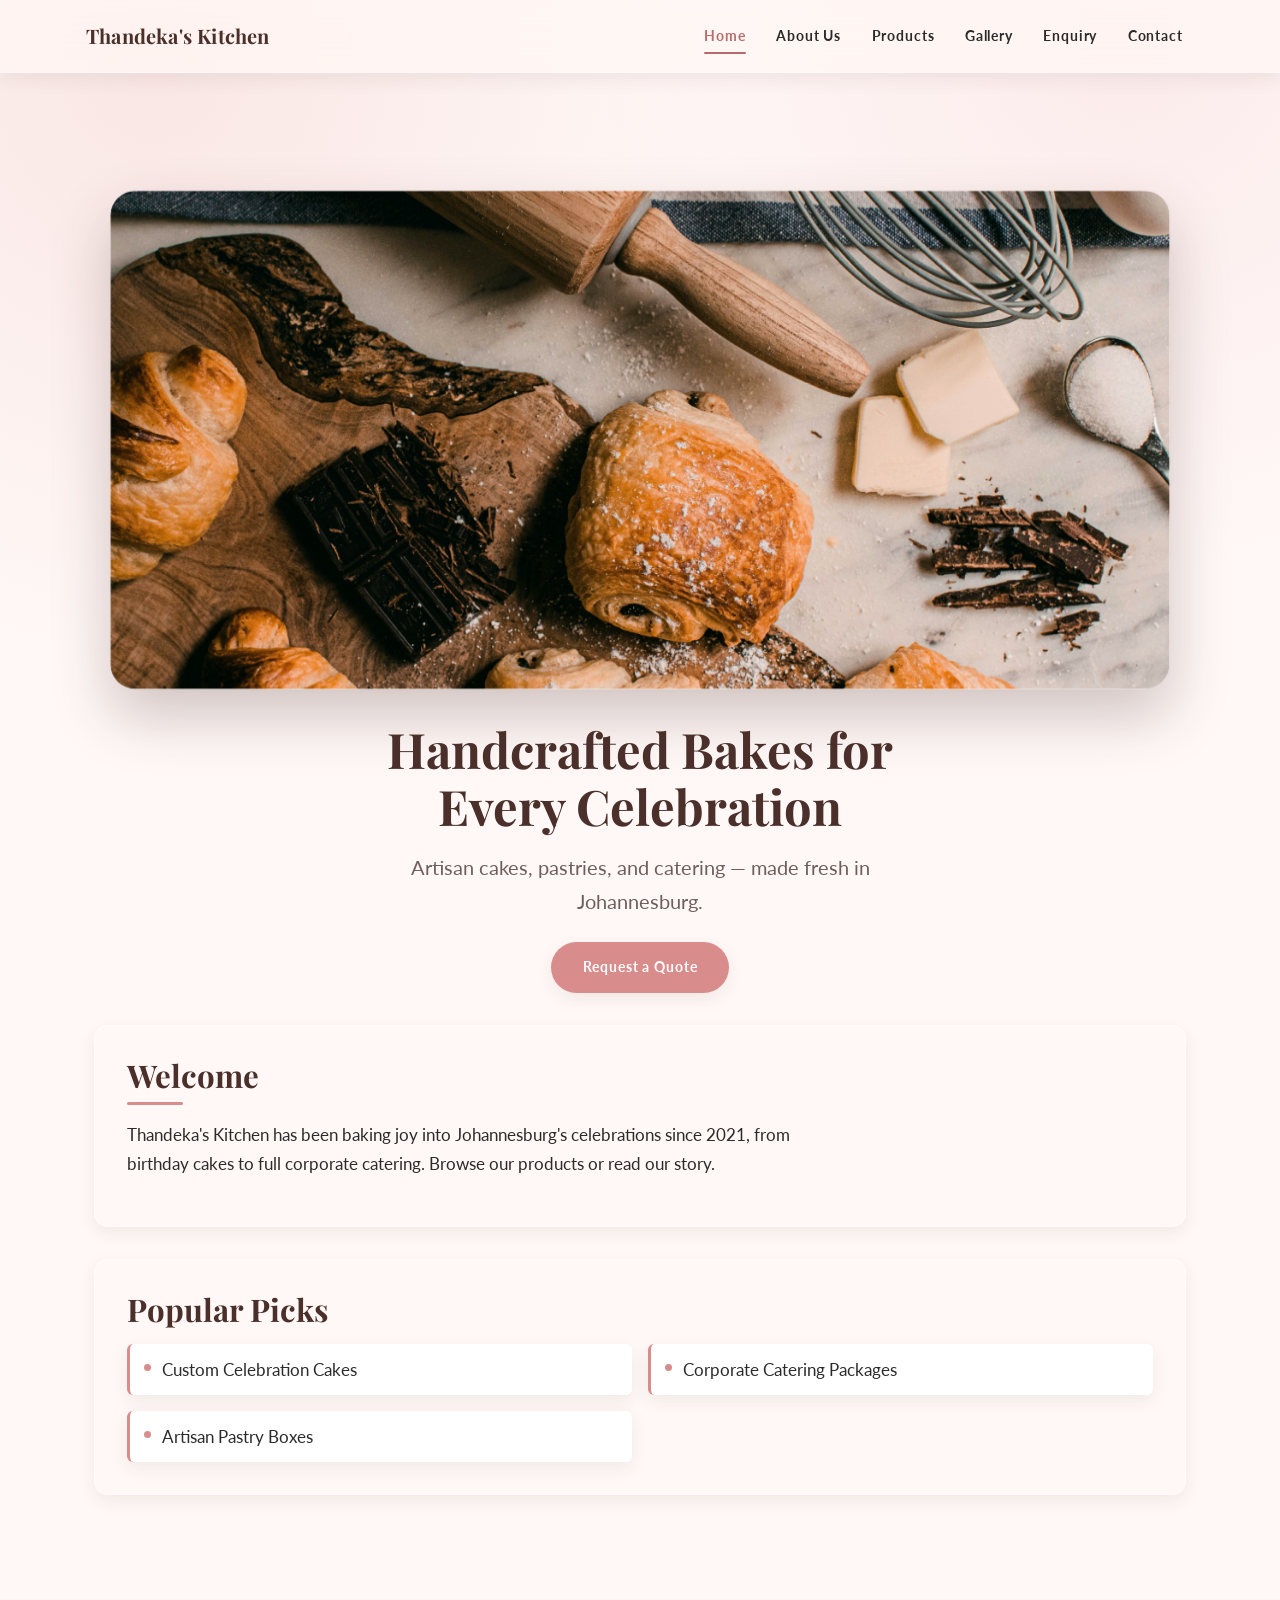
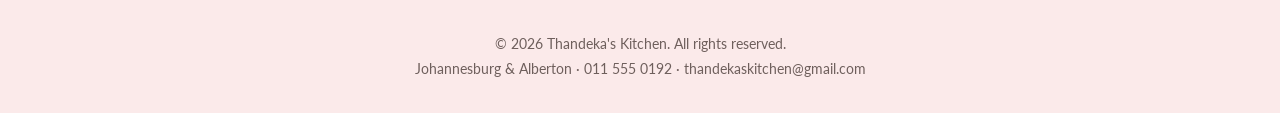
<file: index.html>
<!DOCTYPE html>
<html lang="en">
<head>
    <meta charset="UTF-8">
    <meta name="viewport" content="width=device-width, initial-scale=1.0">
    <title>Artisan Bakery &amp; Cakes in Johannesburg | Thandeka's Kitchen</title>
    <meta name="description" content="Thandeka's Kitchen is a Johannesburg artisan bakery making custom celebration cakes, fresh pastries and corporate catering. Get a quote today.">
    <meta name="keywords" content="artisan bakery Johannesburg, celebration cakes, custom birthday cakes, wedding cakes Johannesburg, corporate catering, fresh pastries">
    <meta name="author" content="Phuluso">
    <meta name="robots" content="index, follow">
    <meta name="theme-color" content="#FBEAEA">
    <meta name="referrer" content="strict-origin-when-cross-origin">
    <link rel="canonical" href="https://phuluso-11.github.io/thandekas-kitchen/">
    <link rel="icon" href="data:image/svg+xml,%3Csvg xmlns=%22http://www.w3.org/2000/svg%22 viewBox=%220 0 100 100%22%3E%3Ctext y=%22.9em%22 font-size=%2290%22>🧁%3C/text>%3C/svg%3E">

    <!-- Open Graph and Twitter tags control how the page looks when shared on social media -->
    <meta property="og:type" content="website">
    <meta property="og:site_name" content="Thandeka's Kitchen">
    <meta property="og:locale" content="en_ZA">
    <meta property="og:title" content="Artisan Bakery &amp; Cakes in Johannesburg | Thandeka's Kitchen">
    <meta property="og:description" content="Thandeka's Kitchen is a Johannesburg artisan bakery making custom celebration cakes, fresh pastries and corporate catering. Get a quote today.">
    <meta property="og:url" content="https://phuluso-11.github.io/thandekas-kitchen/">
    <meta property="og:image" content="https://phuluso-11.github.io/thandekas-kitchen/images/gallery/artisan-bakery-bread-pastries-counter.jpg">
    <meta name="twitter:card" content="summary_large_image">

    <!-- Typography: Playfair Display (headings) and Lato (body), as set out in the project proposal -->
    <link rel="preconnect" href="https://fonts.googleapis.com">
    <link rel="preconnect" href="https://fonts.gstatic.com" crossorigin>
    <link href="https://fonts.googleapis.com/css2?family=Lato:wght@400;700&family=Playfair+Display:wght@500;700&display=swap" rel="stylesheet">

    <!-- External stylesheet (Part 2) -->
    <link rel="stylesheet" href="css/style.css">

    <!-- Structured data (schema.org Bakery) helps search engines show local business details -->
    <script type="application/ld+json">
    {
      "@context": "https://schema.org",
      "@type": "Bakery",
      "name": "Thandeka's Kitchen",
      "url": "https://phuluso-11.github.io/thandekas-kitchen/",
      "image": "https://phuluso-11.github.io/thandekas-kitchen/images/gallery/artisan-bakery-bread-pastries-counter.jpg",
      "description": "Johannesburg artisan bakery making custom celebration cakes, fresh pastries and corporate catering since 2021.",
      "telephone": "+27115550192",
      "email": "thandekaskitchen@gmail.com",
      "foundingDate": "2021",
      "priceRange": "R65 - R1,800+",
      "address": {
        "@type": "PostalAddress",
        "streetAddress": "Trefnant Road",
        "addressLocality": "Johannesburg",
        "postalCode": "2196",
        "addressCountry": "ZA"
      }
    }
    </script>
</head>
<body>

    <!-- Keyboard users can jump straight past the navigation -->
    <a class="skip-link" href="#main-content">Skip to main content</a>

    <!-- Site header: logo, mobile menu button and main navigation -->
    <header class="site-header">
        <div class="header-inner">
            <a class="logo" href="index.html">Thandeka's Kitchen</a>

            <!-- Checkbox stores the open/closed state of the mobile menu (CSS only) -->
            <input type="checkbox" id="nav-toggle" class="nav-toggle">
            <label class="nav-toggle-label" for="nav-toggle" aria-label="Open and close the navigation menu"><span></span></label>

            <nav class="site-nav" aria-label="Main navigation">
                <ul>
                    <li><a href="index.html" class="active" aria-current="page">Home</a></li>
                    <li><a href="about.html">About Us</a></li>
                    <li><a href="products.html">Products</a></li>
                    <li><a href="gallery.html">Gallery</a></li>
                    <li><a href="enquiry.html">Enquiry</a></li>
                    <li><a href="contact.html">Contact</a></li>
                </ul>
            </nav>
        </div>
    </header>

    <main id="main-content">

        <!-- Hero: headline image, tagline and the primary call to action -->
        <section class="hero">
            <div class="hero-media">
                <!-- Responsive image: phones load the smaller file, larger screens the full one -->
                <picture>
                    <source media="(max-width: 600px)" srcset="images/gallery/artisan-bakery-bread-pastries-counter-800.jpg">
                    <img src="images/gallery/artisan-bakery-bread-pastries-counter.jpg" alt="Freshly baked artisan bread and pastries cooling on a bakery counter">
                </picture>
            </div>
            <h1>Handcrafted Bakes for Every Celebration</h1>
            <p>Artisan cakes, pastries, and catering — made fresh in Johannesburg.</p>
            <a href="enquiry.html" class="cta-button">Request a Quote</a>
        </section>

        <!-- Short introduction to the business -->
        <section class="intro">
            <h2>Welcome</h2>
            <p>Thandeka's Kitchen has been baking joy into Johannesburg's celebrations since 2021,
               from birthday cakes to full corporate catering.
               <a href="products.html">Browse our products</a> or <a href="about.html">read our story</a>.</p>
        </section>

        <!-- Most-ordered items, linking visitors towards the products page -->
        <section class="featured">
            <h2>Popular Picks</h2>
            <ul>
                <li><a href="products.html?category=cake">Custom Celebration Cakes</a></li>
                <li><a href="products.html?category=catering">Corporate Catering Packages</a></li>
                <li><a href="products.html?category=pastries">Artisan Pastry Boxes</a></li>
            </ul>
        </section>
    </main>

    <footer class="site-footer">
        <p>&copy; 2026 Thandeka's Kitchen. All rights reserved.</p>
        <p>Johannesburg &amp; Alberton &middot; <a href="tel:+27115550192">011 555 0192</a> &middot; <a href="mailto:thandekaskitchen@gmail.com">thandekaskitchen@gmail.com</a></p>
    </footer>

    <script src="js/script.js" defer></script>
</body>
</html>
</file>
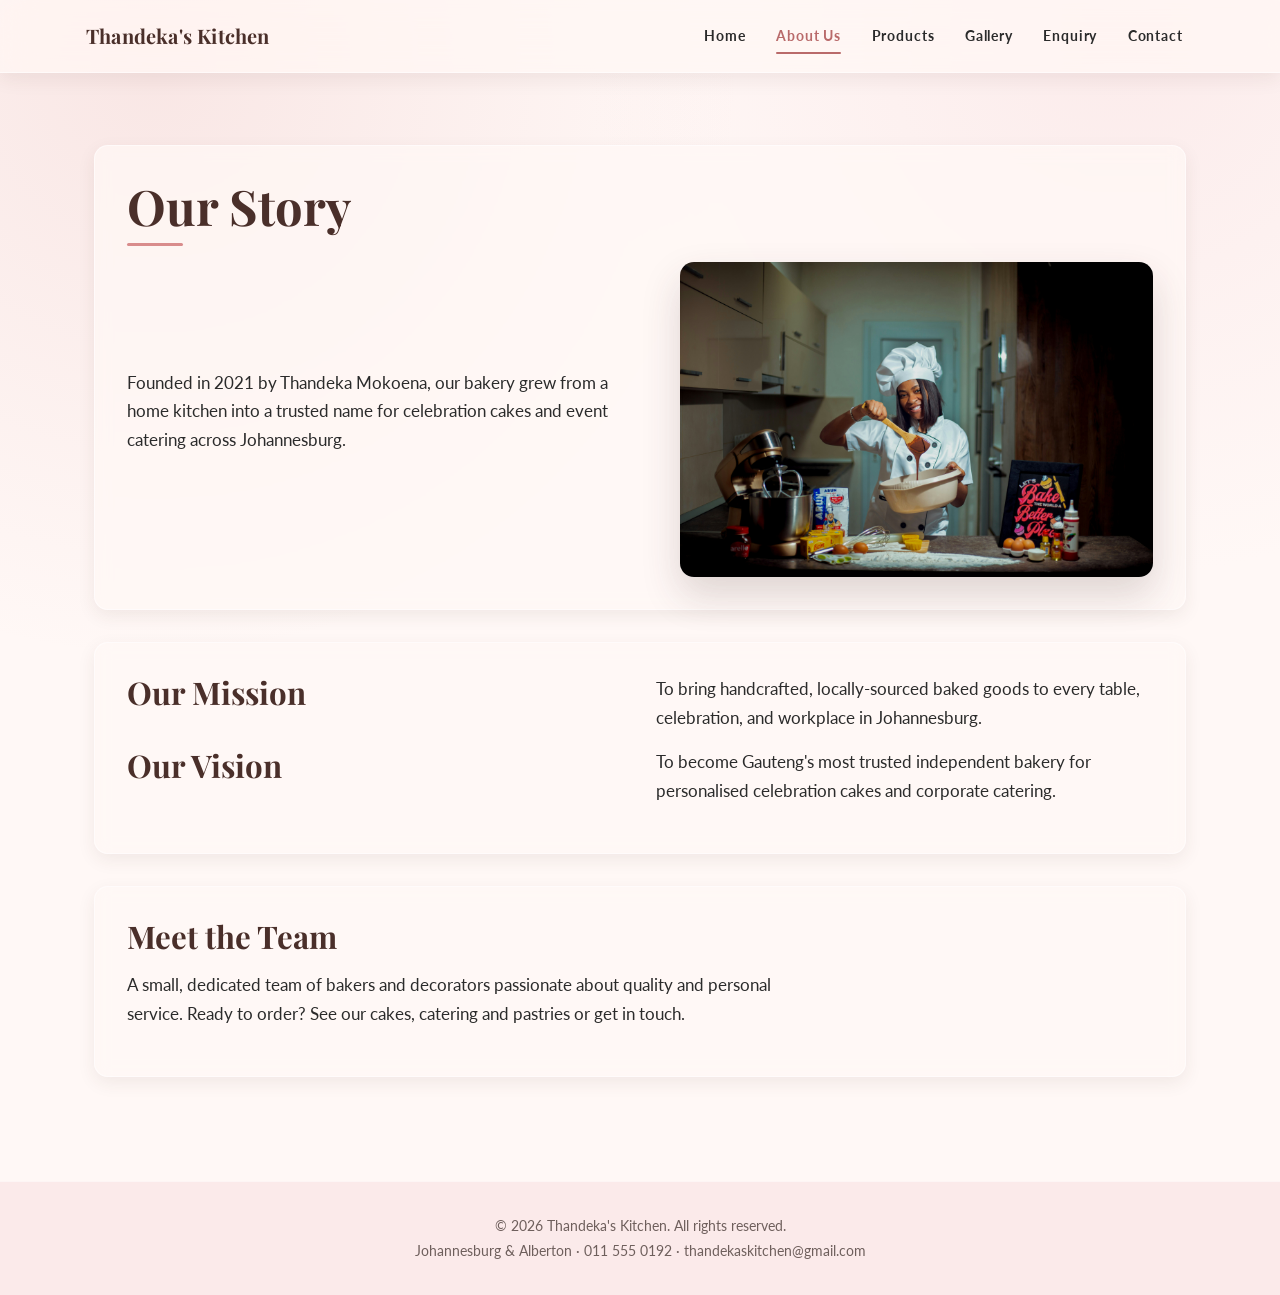
<file: about.html>
<!DOCTYPE html>
<html lang="en">
<head>
    <meta charset="UTF-8">
    <meta name="viewport" content="width=device-width, initial-scale=1.0">
    <title>About Thandeka's Kitchen | Johannesburg Artisan Bakers</title>
    <meta name="description" content="Meet Thandeka Mokoena and the bakers behind Thandeka's Kitchen, a Johannesburg artisan bakery serving celebration cakes and catering since 2021.">
    <meta name="keywords" content="about Thandeka's Kitchen, Thandeka Mokoena, Johannesburg bakery history, local bakery, handcrafted baking">
    <meta name="author" content="Phuluso">
    <meta name="robots" content="index, follow">
    <meta name="theme-color" content="#FBEAEA">
    <meta name="referrer" content="strict-origin-when-cross-origin">
    <link rel="canonical" href="https://phuluso-11.github.io/thandekas-kitchen/about.html">
    <link rel="icon" href="data:image/svg+xml,%3Csvg xmlns=%22http://www.w3.org/2000/svg%22 viewBox=%220 0 100 100%22%3E%3Ctext y=%22.9em%22 font-size=%2290%22>🧁%3C/text>%3C/svg%3E">

    <!-- Open Graph and Twitter tags control how the page looks when shared on social media -->
    <meta property="og:type" content="website">
    <meta property="og:site_name" content="Thandeka's Kitchen">
    <meta property="og:locale" content="en_ZA">
    <meta property="og:title" content="About Thandeka's Kitchen | Johannesburg Artisan Bakers">
    <meta property="og:description" content="Meet Thandeka Mokoena and the bakers behind Thandeka's Kitchen, a Johannesburg artisan bakery serving celebration cakes and catering since 2021.">
    <meta property="og:url" content="https://phuluso-11.github.io/thandekas-kitchen/about.html">
    <meta property="og:image" content="https://phuluso-11.github.io/thandekas-kitchen/images/gallery/artisan-bakery-bread-pastries-counter.jpg">
    <meta name="twitter:card" content="summary_large_image">

    <link rel="preconnect" href="https://fonts.googleapis.com">
    <link rel="preconnect" href="https://fonts.gstatic.com" crossorigin>
    <link href="https://fonts.googleapis.com/css2?family=Lato:wght@400;700&family=Playfair+Display:wght@500;700&display=swap" rel="stylesheet">
    <link rel="stylesheet" href="css/style.css">
</head>
<body>

    <a class="skip-link" href="#main-content">Skip to main content</a>

    <header class="site-header">
        <div class="header-inner">
            <a class="logo" href="index.html">Thandeka's Kitchen</a>
            <input type="checkbox" id="nav-toggle" class="nav-toggle">
            <label class="nav-toggle-label" for="nav-toggle" aria-label="Open and close the navigation menu"><span></span></label>
            <nav class="site-nav" aria-label="Main navigation">
                <ul>
                    <li><a href="index.html">Home</a></li>
                    <li><a href="about.html" class="active" aria-current="page">About Us</a></li>
                    <li><a href="products.html">Products</a></li>
                    <li><a href="gallery.html">Gallery</a></li>
                    <li><a href="enquiry.html">Enquiry</a></li>
                    <li><a href="contact.html">Contact</a></li>
                </ul>
            </nav>
        </div>
    </header>

    <main id="main-content">

        <!-- Founder story: heading, portrait and history -->
        <section class="our-story">
            <h1>Our Story</h1>
            <picture>
                <source media="(max-width: 600px)" srcset="images/gallery/thandeka-mokoena-founder-baker-800.jpg">
                <img src="images/gallery/thandeka-mokoena-founder-baker.jpg" alt="Thandeka Mokoena, founder, decorating a cake in her kitchen">
            </picture>
            <p>Founded in 2021 by Thandeka Mokoena, our bakery grew from a home kitchen
               into a trusted name for celebration cakes and event catering across Johannesburg.</p>
        </section>

        <!-- Mission and vision statements -->
        <section class="mission-vision">
            <h2>Our Mission</h2>
            <p>To bring handcrafted, locally-sourced baked goods to every table, celebration,
               and workplace in Johannesburg.</p>

            <h2>Our Vision</h2>
            <p>To become Gauteng's most trusted independent bakery for personalised
               celebration cakes and corporate catering.</p>
        </section>

        <!-- The people behind the bakes -->
        <section class="team">
            <h2>Meet the Team</h2>
            <p>A small, dedicated team of bakers and decorators passionate about quality
               and personal service. Ready to order? See our
               <a href="products.html">cakes, catering and pastries</a> or <a href="contact.html">get in touch</a>.</p>
        </section>
    </main>

    <footer class="site-footer">
        <p>&copy; 2026 Thandeka's Kitchen. All rights reserved.</p>
        <p>Johannesburg &amp; Alberton &middot; <a href="tel:+27115550192">011 555 0192</a> &middot; <a href="mailto:thandekaskitchen@gmail.com">thandekaskitchen@gmail.com</a></p>
    </footer>

    <script src="js/script.js" defer></script>
</body>
</html>
</file>
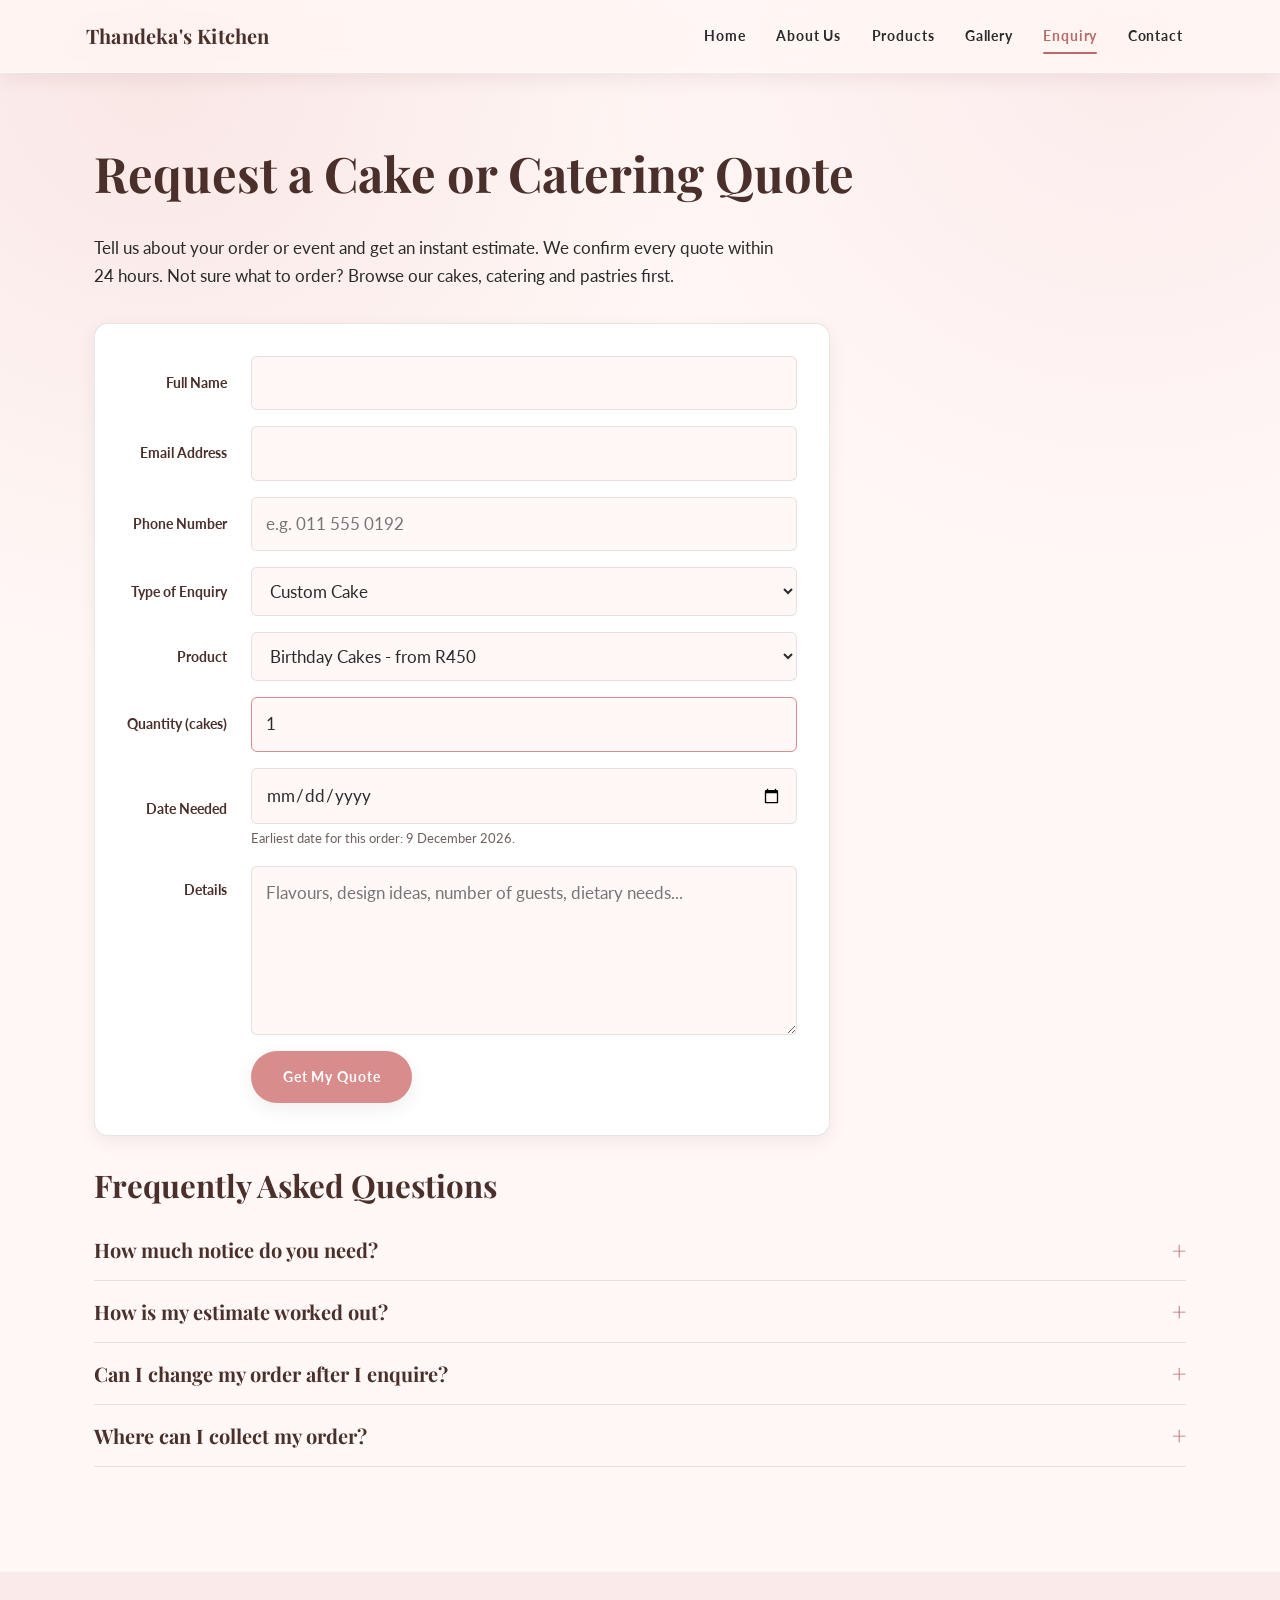
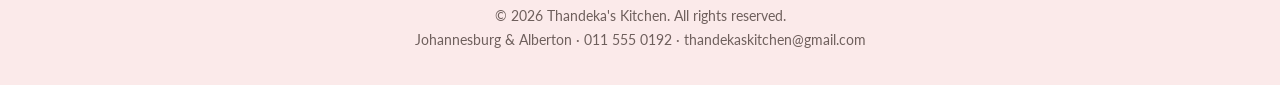
<file: enquiry.html>
<!DOCTYPE html>
<html lang="en">
<head>
    <meta charset="UTF-8">
    <meta name="viewport" content="width=device-width, initial-scale=1.0">
    <title>Request a Cake or Catering Quote | Thandeka's Kitchen</title>
    <meta name="description" content="Request a quote for a custom cake, pastry order or corporate catering in Johannesburg. Get an instant estimate from Thandeka's Kitchen.">
    <meta name="keywords" content="cake quote Johannesburg, catering quote, custom cake enquiry, order pastries, corporate catering enquiry">
    <meta name="author" content="Phuluso">
    <meta name="robots" content="index, follow">
    <meta name="theme-color" content="#FBEAEA">
    <meta name="referrer" content="strict-origin-when-cross-origin">
    <link rel="canonical" href="https://phuluso-11.github.io/thandekas-kitchen/enquiry.html">
    <link rel="icon" href="data:image/svg+xml,%3Csvg xmlns=%22http://www.w3.org/2000/svg%22 viewBox=%220 0 100 100%22%3E%3Ctext y=%22.9em%22 font-size=%2290%22>🧁%3C/text>%3C/svg%3E">

    <!-- Open Graph and Twitter tags control how the page looks when shared on social media -->
    <meta property="og:type" content="website">
    <meta property="og:site_name" content="Thandeka's Kitchen">
    <meta property="og:locale" content="en_ZA">
    <meta property="og:title" content="Request a Cake or Catering Quote | Thandeka's Kitchen">
    <meta property="og:description" content="Request a quote for a custom cake, pastry order or corporate catering in Johannesburg. Get an instant estimate from Thandeka's Kitchen.">
    <meta property="og:url" content="https://phuluso-11.github.io/thandekas-kitchen/enquiry.html">
    <meta property="og:image" content="https://phuluso-11.github.io/thandekas-kitchen/images/gallery/artisan-bakery-bread-pastries-counter.jpg">
    <meta name="twitter:card" content="summary_large_image">

    <link rel="preconnect" href="https://fonts.googleapis.com">
    <link rel="preconnect" href="https://fonts.gstatic.com" crossorigin>
    <link href="https://fonts.googleapis.com/css2?family=Lato:wght@400;700&family=Playfair+Display:wght@500;700&display=swap" rel="stylesheet">
    <link rel="stylesheet" href="css/style.css">
</head>
<body>

    <a class="skip-link" href="#main-content">Skip to main content</a>

    <header class="site-header">
        <div class="header-inner">
            <a class="logo" href="index.html">Thandeka's Kitchen</a>
            <input type="checkbox" id="nav-toggle" class="nav-toggle">
            <label class="nav-toggle-label" for="nav-toggle" aria-label="Open and close the navigation menu"><span></span></label>
            <nav class="site-nav" aria-label="Main navigation">
                <ul>
                    <li><a href="index.html">Home</a></li>
                    <li><a href="about.html">About Us</a></li>
                    <li><a href="products.html">Products</a></li>
                    <li><a href="gallery.html">Gallery</a></li>
                    <li><a href="enquiry.html" class="active" aria-current="page">Enquiry</a></li>
                    <li><a href="contact.html">Contact</a></li>
                </ul>
            </nav>
        </div>
    </header>

    <main id="main-content">
        <h1>Request a Cake or Catering Quote</h1>
        <p>Tell us about your order or event and get an instant estimate. We confirm every quote within 24 hours.
           Not sure what to order? Browse our <a href="products.html">cakes, catering and pastries</a> first.</p>

        <!-- Enquiry form. novalidate switches off the browser's own pop-ups so script.js can show
             clear, styled messages beside each field. action="#" is only a fallback: script.js
             handles the submission without reloading the page. -->
        <form id="enquiry-form" action="#" method="post" novalidate>
            <label for="name">Full Name</label>
            <div class="field">
                <input type="text" id="name" name="name" autocomplete="name" maxlength="60" required aria-describedby="name-error">
                <span class="error-msg" id="name-error" aria-live="polite"></span>
            </div>
            <label for="email">Email Address</label>
            <div class="field">
                <input type="email" id="email" name="email" autocomplete="email" maxlength="254" required aria-describedby="email-error">
                <span class="error-msg" id="email-error" aria-live="polite"></span>
            </div>
            <label for="phone">Phone Number</label>
            <div class="field">
                <input type="tel" id="phone" name="phone" autocomplete="tel" inputmode="tel" placeholder="e.g. 011 555 0192" required aria-describedby="phone-error">
                <span class="error-msg" id="phone-error" aria-live="polite"></span>
            </div>
            <label for="event-type">Type of Enquiry</label>
            <div class="field">
                <select id="event-type" name="event-type" required aria-describedby="event-type-error">
                    <option value="cake">Custom Cake</option>
                    <option value="catering">Corporate Catering</option>
                    <option value="pastries">Pastry Order</option>
                    <option value="other">Other</option>
                </select>
                <span class="error-msg" id="event-type-error" aria-live="polite"></span>
            </div>
            <label for="product" data-product-only>Product</label>
            <div class="field" data-product-only>
                <select id="product" name="product" required aria-describedby="product-error"></select>
                <span class="error-msg" id="product-error" aria-live="polite"></span>
            </div>

            <label for="quantity" id="quantity-label" data-product-only>Quantity</label>
            <div class="field" data-product-only>
                <input type="number" id="quantity" name="quantity" min="1" max="500" step="1" value="1" inputmode="numeric" required aria-describedby="quantity-error">
                <span class="error-msg" id="quantity-error" aria-live="polite"></span>
            </div>

            <label for="event-date">Date Needed</label>
            <div class="field">
                <input type="date" id="event-date" name="event-date" required aria-describedby="event-date-hint event-date-error">
                <span class="field-hint" id="event-date-hint"></span>
                <span class="error-msg" id="event-date-error" aria-live="polite"></span>
            </div>
            <label for="message">Details</label>
            <div class="field">
                <textarea id="message" name="message" rows="5" maxlength="1000" required aria-describedby="message-error" placeholder="Flavours, design ideas, number of guests, dietary needs..."></textarea>
                <span class="error-msg" id="message-error" aria-live="polite"></span>
            </div>

            <p id="enquiry-status" class="form-status" role="status"></p>
            <button type="submit">Get My Quote</button>
        </form>

        <!-- Quote and availability response, filled in by script.js after validation -->
        <section id="enquiry-result" class="result-panel" tabindex="-1" aria-live="polite" hidden></section>

        <!-- Accordion: one answer opens at a time (script.js) -->
        <section class="faq" aria-labelledby="faq-heading">
            <h2 id="faq-heading">Frequently Asked Questions</h2>
            <div class="accordion">
                <h3><button type="button" class="accordion-trigger" id="faq-1-trigger" aria-expanded="false" aria-controls="faq-1-panel">How much notice do you need?</button></h3>
                <div class="accordion-panel" id="faq-1-panel" role="region" aria-labelledby="faq-1-trigger" hidden>
                    <p>Birthday cakes and cupcake towers need 5 days, wedding cakes 14 days, pastry platters 3 days and full catering 7 days. Pastry boxes and bread loaves need 1 day. The form checks your date against these times.</p>
                </div>
                <h3><button type="button" class="accordion-trigger" id="faq-2-trigger" aria-expanded="false" aria-controls="faq-2-panel">How is my estimate worked out?</button></h3>
                <div class="accordion-panel" id="faq-2-panel" role="region" aria-labelledby="faq-2-trigger" hidden>
                    <p>The estimate multiplies the price of your chosen product by the quantity. Cake prices are starting prices, because the final price depends on size, flavours and decoration. We confirm the exact price in writing.</p>
                </div>
                <h3><button type="button" class="accordion-trigger" id="faq-3-trigger" aria-expanded="false" aria-controls="faq-3-panel">Can I change my order after I enquire?</button></h3>
                <div class="accordion-panel" id="faq-3-panel" role="region" aria-labelledby="faq-3-trigger" hidden>
                    <p>Yes. Reply to our confirmation email or call 011 555 0192 and we will adjust your order wherever we can.</p>
                </div>
                <h3><button type="button" class="accordion-trigger" id="faq-4-trigger" aria-expanded="false" aria-controls="faq-4-panel">Where can I collect my order?</button></h3>
                <div class="accordion-panel" id="faq-4-panel" role="region" aria-labelledby="faq-4-trigger" hidden>
                    <p>You can collect from our bakery in Johannesburg or our pop-up kitchen in Alberton. See the <a href="contact.html">contact page</a> for addresses and a map.</p>
                </div>
            </div>
        </section>
    </main>

    <footer class="site-footer">
        <p>&copy; 2026 Thandeka's Kitchen. All rights reserved.</p>
        <p>Johannesburg &amp; Alberton &middot; <a href="tel:+27115550192">011 555 0192</a> &middot; <a href="mailto:thandekaskitchen@gmail.com">thandekaskitchen@gmail.com</a></p>
    </footer>

    <script src="js/script.js" defer></script>
</body>
</html>
</file>
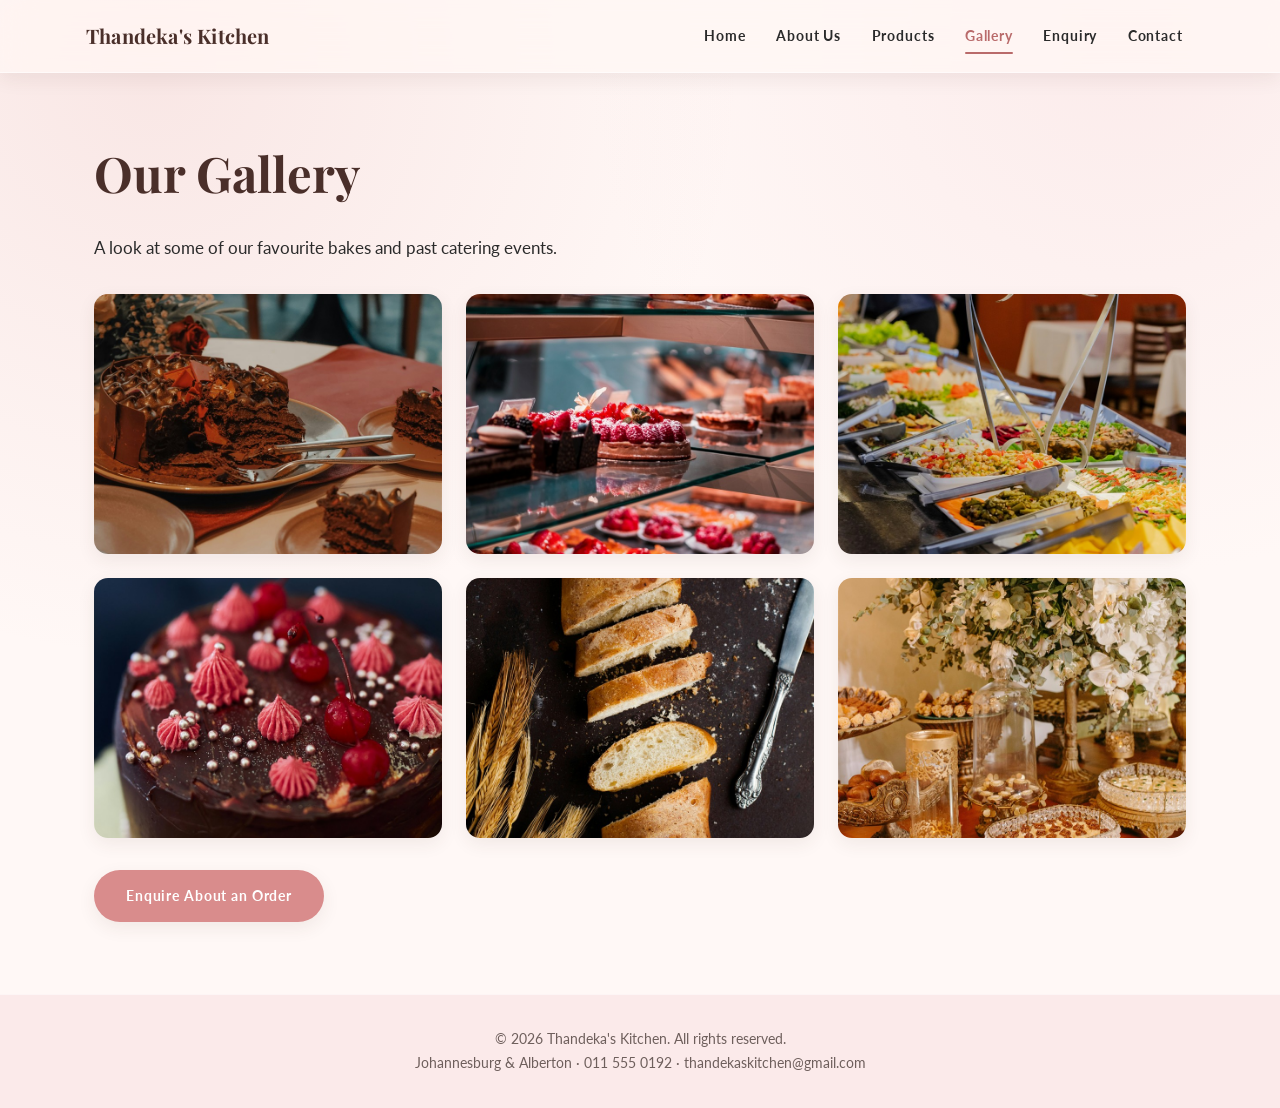
<file: gallery.html>
<!DOCTYPE html>
<html lang="en">
<head>
    <meta charset="UTF-8">
    <meta name="viewport" content="width=device-width, initial-scale=1.0">
    <title>Cake &amp; Pastry Gallery | Thandeka's Kitchen Johannesburg</title>
    <meta name="description" content="See photos of celebration cakes, fresh pastries, artisan bread and catering setups baked by Thandeka's Kitchen in Johannesburg.">
    <meta name="keywords" content="cake gallery, celebration cake photos, pastry photos, catering setup, wedding dessert table, Johannesburg bakery">
    <meta name="author" content="Phuluso">
    <meta name="robots" content="index, follow">
    <meta name="theme-color" content="#FBEAEA">
    <meta name="referrer" content="strict-origin-when-cross-origin">
    <link rel="canonical" href="https://phuluso-11.github.io/thandekas-kitchen/gallery.html">
    <link rel="icon" href="data:image/svg+xml,%3Csvg xmlns=%22http://www.w3.org/2000/svg%22 viewBox=%220 0 100 100%22%3E%3Ctext y=%22.9em%22 font-size=%2290%22>🧁%3C/text>%3C/svg%3E">

    <!-- Open Graph and Twitter tags control how the page looks when shared on social media -->
    <meta property="og:type" content="website">
    <meta property="og:site_name" content="Thandeka's Kitchen">
    <meta property="og:locale" content="en_ZA">
    <meta property="og:title" content="Cake &amp; Pastry Gallery | Thandeka's Kitchen Johannesburg">
    <meta property="og:description" content="See photos of celebration cakes, fresh pastries, artisan bread and catering setups baked by Thandeka's Kitchen in Johannesburg.">
    <meta property="og:url" content="https://phuluso-11.github.io/thandekas-kitchen/gallery.html">
    <meta property="og:image" content="https://phuluso-11.github.io/thandekas-kitchen/images/gallery/artisan-bakery-bread-pastries-counter.jpg">
    <meta name="twitter:card" content="summary_large_image">

    <link rel="preconnect" href="https://fonts.googleapis.com">
    <link rel="preconnect" href="https://fonts.gstatic.com" crossorigin>
    <link href="https://fonts.googleapis.com/css2?family=Lato:wght@400;700&family=Playfair+Display:wght@500;700&display=swap" rel="stylesheet">
    <link rel="stylesheet" href="css/style.css">
</head>
<body>

    <a class="skip-link" href="#main-content">Skip to main content</a>

    <header class="site-header">
        <div class="header-inner">
            <a class="logo" href="index.html">Thandeka's Kitchen</a>
            <input type="checkbox" id="nav-toggle" class="nav-toggle">
            <label class="nav-toggle-label" for="nav-toggle" aria-label="Open and close the navigation menu"><span></span></label>
            <nav class="site-nav" aria-label="Main navigation">
                <ul>
                    <li><a href="index.html">Home</a></li>
                    <li><a href="about.html">About Us</a></li>
                    <li><a href="products.html">Products</a></li>
                    <li><a href="gallery.html" class="active" aria-current="page">Gallery</a></li>
                    <li><a href="enquiry.html">Enquiry</a></li>
                    <li><a href="contact.html">Contact</a></li>
                </ul>
            </nav>
        </div>
    </header>

    <main id="main-content">
        <h1>Our Gallery</h1>
        <p>A look at some of our favourite bakes and past catering events.</p>

        <!-- Photo grid. Column count is handled by CSS Grid in style.css.
             Each image offers two file sizes; the browser picks one using the
             sizes attribute, so phones never download the desktop file. -->
        <section class="gallery-grid">
            <img src="images/gallery/two-tier-floral-celebration-cake-johannesburg.jpg"
                 srcset="images/gallery/two-tier-floral-celebration-cake-johannesburg-800.jpg 800w, images/gallery/two-tier-floral-celebration-cake-johannesburg.jpg 1600w"
                 sizes="(max-width: 640px) 100vw, (max-width: 900px) 50vw, 33vw"
                 alt="Custom two-tier celebration cake with floral decoration" loading="lazy">

            <img src="images/gallery/fresh-croissants-pastries-display.jpg"
                 srcset="images/gallery/fresh-croissants-pastries-display-800.jpg 800w, images/gallery/fresh-croissants-pastries-display.jpg 1600w"
                 sizes="(max-width: 640px) 100vw, (max-width: 900px) 50vw, 33vw"
                 alt="Assorted fresh pastries and croissants on display" loading="lazy">

            <img src="images/gallery/corporate-catering-pastry-platters-johannesburg.jpg"
                 srcset="images/gallery/corporate-catering-pastry-platters-johannesburg-800.jpg 800w, images/gallery/corporate-catering-pastry-platters-johannesburg.jpg 1600w"
                 sizes="(max-width: 640px) 100vw, (max-width: 900px) 50vw, 33vw"
                 alt="Corporate catering table setup with pastry platters" loading="lazy">

            <img src="images/gallery/chocolate-birthday-cake-johannesburg.jpg"
                 srcset="images/gallery/chocolate-birthday-cake-johannesburg-800.jpg 800w, images/gallery/chocolate-birthday-cake-johannesburg.jpg 1600w"
                 sizes="(max-width: 640px) 100vw, (max-width: 900px) 50vw, 33vw"
                 alt="Chocolate birthday cake with custom decoration" loading="lazy">

            <img src="images/gallery/artisan-bread-loaves-cooling-rack.jpg"
                 srcset="images/gallery/artisan-bread-loaves-cooling-rack-800.jpg 800w, images/gallery/artisan-bread-loaves-cooling-rack.jpg 1600w"
                 sizes="(max-width: 640px) 100vw, (max-width: 900px) 50vw, 33vw"
                 alt="Fresh artisan bread loaves cooling on a rack" loading="lazy">

            <img src="images/gallery/wedding-dessert-table-catering.jpg"
                 srcset="images/gallery/wedding-dessert-table-catering-800.jpg 800w, images/gallery/wedding-dessert-table-catering.jpg 1600w"
                 sizes="(max-width: 640px) 100vw, (max-width: 900px) 50vw, 33vw"
                 alt="Dessert table set up for a wedding event" loading="lazy">
        </section>

        <a href="enquiry.html" class="cta-button">Enquire About an Order</a>
    </main>

    <footer class="site-footer">
        <p>&copy; 2026 Thandeka's Kitchen. All rights reserved.</p>
        <p>Johannesburg &amp; Alberton &middot; <a href="tel:+27115550192">011 555 0192</a> &middot; <a href="mailto:thandekaskitchen@gmail.com">thandekaskitchen@gmail.com</a></p>
    </footer>

    <script src="js/script.js" defer></script>
</body>
</html>
</file>
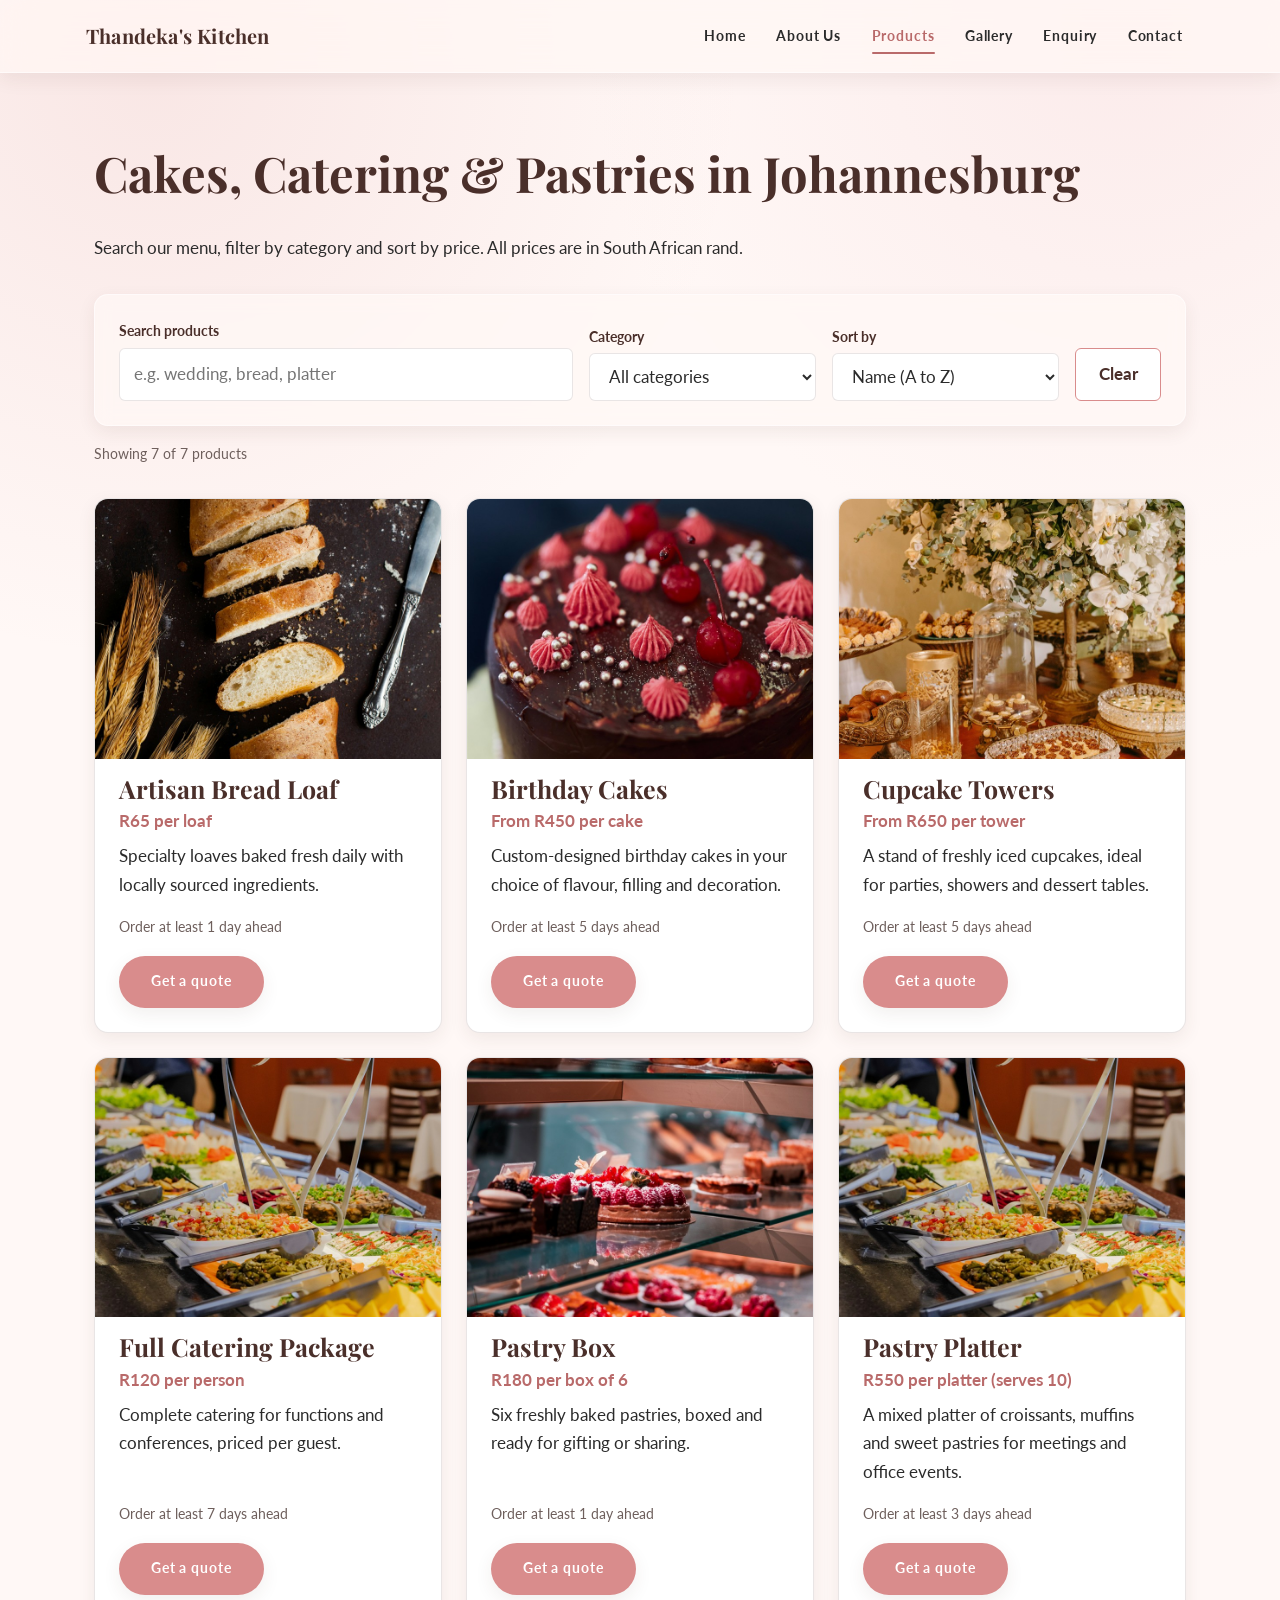
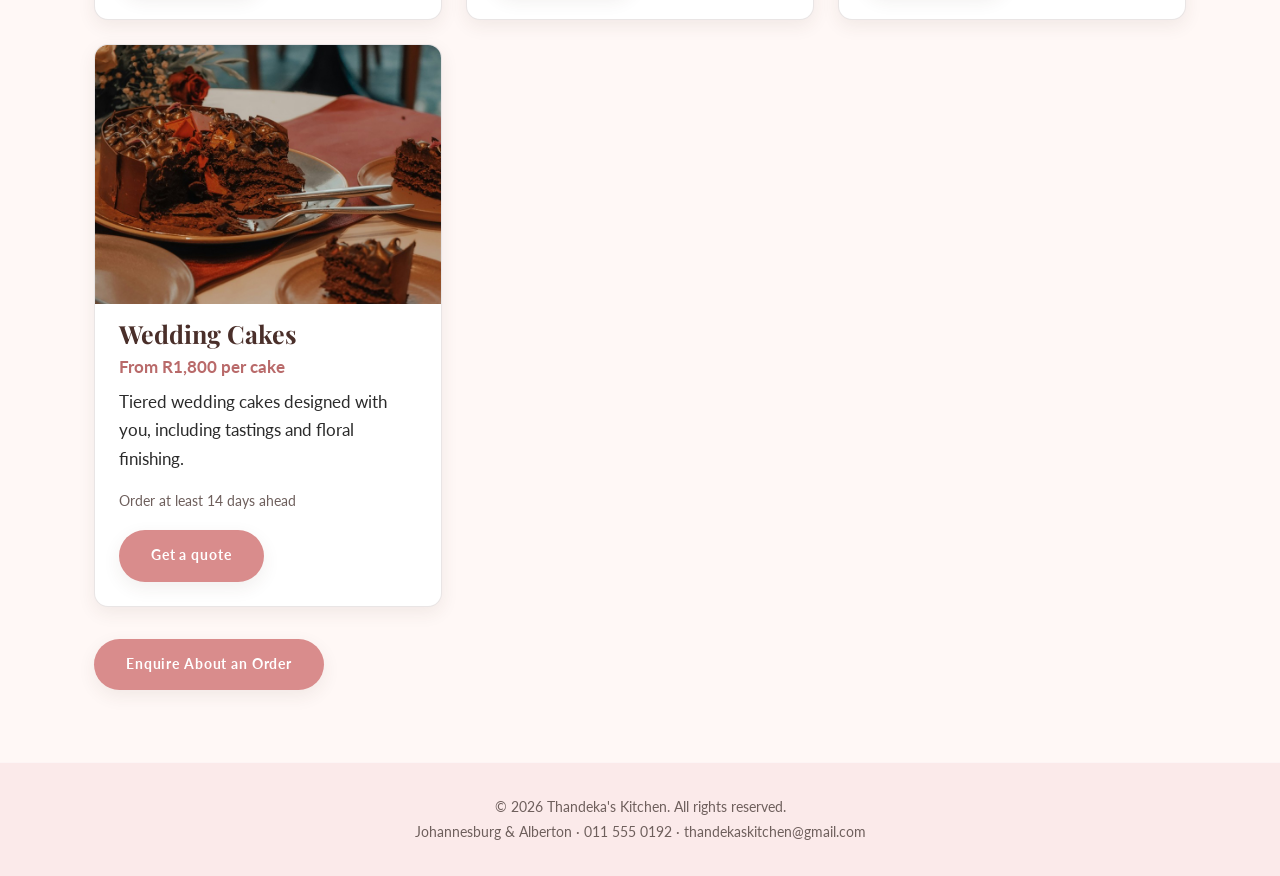
<file: products.html>
<!DOCTYPE html>
<html lang="en">
<head>
    <meta charset="UTF-8">
    <meta name="viewport" content="width=device-width, initial-scale=1.0">
    <title>Celebration Cakes, Catering &amp; Pastries | Thandeka's Kitchen</title>
    <meta name="description" content="Browse and search birthday cakes from R450, wedding cakes from R1,800, catering platters and fresh pastries. Thandeka's Kitchen, Johannesburg.">
    <meta name="keywords" content="birthday cakes Johannesburg, wedding cakes, cupcake towers, pastry platters, corporate catering prices, artisan bread">
    <meta name="author" content="Phuluso">
    <meta name="robots" content="index, follow">
    <meta name="theme-color" content="#FBEAEA">
    <meta name="referrer" content="strict-origin-when-cross-origin">
    <link rel="canonical" href="https://phuluso-11.github.io/thandekas-kitchen/products.html">
    <link rel="icon" href="data:image/svg+xml,%3Csvg xmlns=%22http://www.w3.org/2000/svg%22 viewBox=%220 0 100 100%22%3E%3Ctext y=%22.9em%22 font-size=%2290%22>🧁%3C/text>%3C/svg%3E">

    <!-- Open Graph and Twitter tags control how the page looks when shared on social media -->
    <meta property="og:type" content="website">
    <meta property="og:site_name" content="Thandeka's Kitchen">
    <meta property="og:locale" content="en_ZA">
    <meta property="og:title" content="Celebration Cakes, Catering &amp; Pastries | Thandeka's Kitchen">
    <meta property="og:description" content="Browse and search birthday cakes from R450, wedding cakes from R1,800, catering platters and fresh pastries. Thandeka's Kitchen, Johannesburg.">
    <meta property="og:url" content="https://phuluso-11.github.io/thandekas-kitchen/products.html">
    <meta property="og:image" content="https://phuluso-11.github.io/thandekas-kitchen/images/gallery/artisan-bakery-bread-pastries-counter.jpg">
    <meta name="twitter:card" content="summary_large_image">

    <link rel="preconnect" href="https://fonts.googleapis.com">
    <link rel="preconnect" href="https://fonts.gstatic.com" crossorigin>
    <link href="https://fonts.googleapis.com/css2?family=Lato:wght@400;700&family=Playfair+Display:wght@500;700&display=swap" rel="stylesheet">
    <link rel="stylesheet" href="css/style.css">
</head>
<body>

    <a class="skip-link" href="#main-content">Skip to main content</a>

    <header class="site-header">
        <div class="header-inner">
            <a class="logo" href="index.html">Thandeka's Kitchen</a>
            <input type="checkbox" id="nav-toggle" class="nav-toggle">
            <label class="nav-toggle-label" for="nav-toggle" aria-label="Open and close the navigation menu"><span></span></label>
            <nav class="site-nav" aria-label="Main navigation">
                <ul>
                    <li><a href="index.html">Home</a></li>
                    <li><a href="about.html">About Us</a></li>
                    <li><a href="products.html" class="active" aria-current="page">Products</a></li>
                    <li><a href="gallery.html">Gallery</a></li>
                    <li><a href="enquiry.html">Enquiry</a></li>
                    <li><a href="contact.html">Contact</a></li>
                </ul>
            </nav>
        </div>
    </header>

    <main id="main-content">
        <h1>Cakes, Catering &amp; Pastries in Johannesburg</h1>
        <p>Search our menu, filter by category and sort by price. All prices are in South African rand.</p>

        <!-- Search, filter and sort controls: script.js redraws the list as you type -->
        <div class="product-tools" role="search" aria-label="Search and filter products">
            <div>
                <label for="product-search">Search products</label>
                <input type="search" id="product-search" placeholder="e.g. wedding, bread, platter" maxlength="60" autocomplete="off">
            </div>
            <div>
                <label for="product-category">Category</label>
                <select id="product-category">
                    <option value="all">All categories</option>
                </select>
            </div>
            <div>
                <label for="product-sort">Sort by</label>
                <select id="product-sort">
                    <option value="name">Name (A to Z)</option>
                    <option value="price-low">Price (low to high)</option>
                    <option value="price-high">Price (high to low)</option>
                </select>
            </div>
            <button type="button" id="product-reset">Clear</button>
        </div>

        <p id="product-count" class="product-count" aria-live="polite"></p>

        <h2 class="visually-hidden">Product list</h2>
        <!-- Product cards are built from data/products.json by script.js -->
        <div id="product-list" class="product-grid"></div>

        <!-- Plain list for visitors whose browsers do not run JavaScript -->
        <noscript>
            <section class="product-category">
            <h2>Celebration Cakes</h2>
            <p>Custom-designed cakes for birthdays, weddings, and special occasions.</p>
            <ul>
                <li>Birthday Cakes — from R450</li>
                <li>Wedding Cakes — from R1,800</li>
                <li>Cupcake Towers — from R650</li>
            </ul>
        </section>
            <section class="product-category">
            <h2>Corporate Catering</h2>
            <p>Pastry platters and boxed catering for meetings and office events.</p>
            <ul>
                <li>Pastry Platter (serves 10) — R550</li>
                <li>Full Catering Package (per person) — R120</li>
            </ul>
        </section>
            <section class="product-category">
            <h2>Artisan Pastries</h2>
            <p>Fresh croissants, muffins, and specialty breads baked daily.</p>
            <ul>
                <li>Pastry Box (6 pieces) — R180</li>
                <li>Artisan Bread Loaf — R65</li>
            </ul>
        </section>
        </noscript>

        <a href="enquiry.html" class="cta-button">Enquire About an Order</a>
    </main>

    <footer class="site-footer">
        <p>&copy; 2026 Thandeka's Kitchen. All rights reserved.</p>
        <p>Johannesburg &amp; Alberton &middot; <a href="tel:+27115550192">011 555 0192</a> &middot; <a href="mailto:thandekaskitchen@gmail.com">thandekaskitchen@gmail.com</a></p>
    </footer>

    <script src="js/script.js" defer></script>
</body>
</html>
</file>
<file: css/style.css>
/* ==========================================================================
   Thandeka's Kitchen — Main Stylesheet
   WEDE5020 Part 2: CSS Styling & Responsive Design
   Author: Phuluso
   Approach: mobile-first. Base rules target small screens; min-width media
   queries at the bottom of the file progressively enhance tablet and desktop.
   ========================================================================== */

/* ==========================================================================
   1. CSS RESET
   Removes inconsistent default browser styling (margins, padding, list
   bullets, box-sizing) so every browser starts from the same baseline.
   ========================================================================== */

*,
*::before,
*::after {
    box-sizing: border-box;      /* padding/border included in element width */
    margin: 0;
    padding: 0;
}

html {
    -webkit-text-size-adjust: 100%;   /* stop iOS auto-inflating text */
    scroll-behavior: smooth;
}

ul,
ol {
    list-style: none;
}

a {
    text-decoration: none;
    color: inherit;
}

img {
    display: block;
    max-width: 100%;             /* responsive images: never overflow parent */
    height: auto;
}

input,
select,
textarea,
button {
    font: inherit;               /* forms inherit site typography */
    color: inherit;
}

button {
    background: none;
    border: none;
    cursor: pointer;
}

/* ==========================================================================
   2. CUSTOM PROPERTIES (CSS VARIABLES)
   One place to change the brand. Every colour, font, space and shadow below
   is referenced by name, so the palette can be adjusted in a single edit.
   ========================================================================== */

:root {
    /* --- Brand palette (from the approved project proposal) --- */
    --clr-blush: #FBEAEA;            /* header / footer background */
    --clr-cream: #FFF8F6;            /* main content background */
    --clr-rose: #D98C8C;             /* accent: buttons, links, active nav */
    --clr-rose-deep: #B96A6A;        /* darker accent for hover / contrast */
    --clr-cocoa: #4A2F2A;            /* headings — baked, roasted brown */
    --clr-ink: #2B2B2B;              /* body text */
    --clr-muted: #6E5F5C;            /* secondary text */
    --clr-white: #FFFFFF;
    --clr-line: rgba(74, 47, 42, 0.12);   /* hairline borders */

    /* --- Translucent layers used by the glass-morphism effects --- */
    --glass-bg: rgba(255, 248, 246, 0.72);
    --glass-border: rgba(255, 255, 255, 0.55);

    /* --- Typography --- */
    --font-display: "Playfair Display", "Georgia", "Times New Roman", serif;
    --font-body: "Lato", "Segoe UI", Arial, sans-serif;

    /* Modular type scale (ratio 1.25 — "major third"), in rem for accessibility.
       Users who enlarge their browser font size scale the whole site. */
    --fs-xs: 0.8rem;
    --fs-sm: 0.9rem;
    --fs-base: 1rem;
    --fs-md: 1.25rem;
    --fs-lg: 1.563rem;
    --fs-xl: 1.953rem;
    --fs-2xl: 2.441rem;
    --fs-3xl: 3.052rem;

    --lh-tight: 1.15;
    --lh-body: 1.7;
    --ls-wide: 0.06em;

    /* --- Spacing scale (rem keeps spacing proportional to text size) --- */
    --sp-1: 0.5rem;
    --sp-2: 1rem;
    --sp-3: 1.5rem;
    --sp-4: 2rem;
    --sp-5: 3rem;
    --sp-6: 4.5rem;

    /* --- Shape & depth --- */
    --radius-sm: 6px;
    --radius-md: 14px;
    --radius-lg: 26px;
    --shadow-soft: 0 6px 18px rgba(74, 47, 42, 0.08);
    --shadow-lift: 0 18px 38px rgba(74, 47, 42, 0.18);
    --shadow-deep: 0 28px 60px rgba(74, 47, 42, 0.26);

    /* --- Motion --- */
    --ease: cubic-bezier(0.22, 0.61, 0.36, 1);
    --speed: 0.35s;

    /* --- Layout --- */
    --measure: 68ch;             /* comfortable reading line length */
    --wrap: 1140px;              /* max content width on desktop */
}

/* ==========================================================================
   3. BASE / DEFAULT STYLES
   Site-wide defaults for typography, colour and rhythm.
   ========================================================================== */

body {
    background-color: var(--clr-cream);
    color: var(--clr-ink);
    font-family: var(--font-body);
    font-size: var(--fs-base);
    line-height: var(--lh-body);
    /* Subtle warm vignette: two soft radial "oven glows" behind the page.
       Fixed attachment keeps it still while the content scrolls. */
    background-image:
        radial-gradient(circle at 12% 8%, rgba(217, 140, 140, 0.16), transparent 42%),
        radial-gradient(circle at 88% 4%, rgba(251, 234, 234, 0.9), transparent 38%);
    background-attachment: fixed;
}

h1, h2, h3 {
    font-family: var(--font-display);
    color: var(--clr-cocoa);
    line-height: var(--lh-tight);
    font-weight: 700;
}

h1 { font-size: var(--fs-2xl); }
h2 { font-size: var(--fs-xl); }
h3 { font-size: var(--fs-lg); }

p {
    max-width: var(--measure);
    margin-bottom: var(--sp-2);
    color: var(--clr-ink);
}

strong { font-weight: 700; }

/* Text selection tinted with the brand accent. */
::selection {
    background-color: var(--clr-rose);
    color: var(--clr-white);
}

/* Keyboard focus ring — visible, on-brand, and never removed.
   :focus-visible shows it for keyboard users without flashing on mouse clicks. */
:focus-visible {
    outline: 3px solid var(--clr-rose-deep);
    outline-offset: 3px;
    border-radius: var(--radius-sm);
}

/* Screen-reader-only helper (used for the skip link and hidden labels). */
.visually-hidden {
    position: absolute;
    width: 1px;
    height: 1px;
    overflow: hidden;
    clip: rect(0 0 0 0);
    white-space: nowrap;
}

/* Skip link: first tab stop on every page, hidden until focused. */
.skip-link {
    position: absolute;
    top: -100%;
    left: var(--sp-2);
    z-index: 100;
    padding: var(--sp-1) var(--sp-2);
    background-color: var(--clr-cocoa);
    color: var(--clr-white);
    border-radius: 0 0 var(--radius-sm) var(--radius-sm);
}

.skip-link:focus {
    top: 0;
}

/* --------------------------------------------------------------------------
   Main content wrapper — one rule that centres and pads every page.
   The cascade does the rest: individual pages add no layout code of their own.
   -------------------------------------------------------------------------- */

main {
    width: 100%;
    max-width: var(--wrap);
    margin: 0 auto;
    padding: var(--sp-4) var(--sp-2) var(--sp-6);
}

/* Vertical rhythm between the top-level blocks of every page. */
main > section,
main > form,
main > h1,
main > p {
    margin-bottom: var(--sp-4);
}

/* ==========================================================================
   4. HEADER & NAVIGATION
   Sticky glass-morphism bar: a translucent blush panel that blurs the page
   content scrolling underneath it (backdrop-filter).
   ========================================================================== */

.site-header {
    position: sticky;
    top: 0;
    z-index: 50;
    background-color: var(--glass-bg);
    /* GLASS-MORPHISM: blur + saturate whatever sits behind the bar. */
    -webkit-backdrop-filter: blur(16px) saturate(160%);
    backdrop-filter: blur(16px) saturate(160%);
    border-bottom: 1px solid var(--glass-border);
    box-shadow: var(--shadow-soft);
}

.header-inner {
    display: flex;                       /* FLEXBOX: logo left, nav right */
    flex-wrap: wrap;
    align-items: center;
    justify-content: space-between;
    gap: var(--sp-2);
    width: 100%;
    max-width: var(--wrap);
    margin: 0 auto;
    padding: var(--sp-2);
}

.logo {
    font-family: var(--font-display);
    font-size: var(--fs-md);
    font-weight: 700;
    letter-spacing: 0.01em;
    color: var(--clr-cocoa);
    transition: color var(--speed) var(--ease);
}

.logo:hover,
.logo:focus-visible {
    color: var(--clr-rose-deep);
}

/* --- CSS-only mobile menu -------------------------------------------------
   A hidden checkbox stores the open/closed state; the label is the visible
   hamburger button. No JavaScript is needed for Part 2.
   -------------------------------------------------------------------------- */

.nav-toggle {
    position: absolute;
    opacity: 0;                      /* hidden but still keyboard-focusable */
    width: 1px;
    height: 1px;
}

.nav-toggle-label {
    display: block;
    width: 44px;                     /* 44px = comfortable touch target */
    height: 44px;
    padding: 12px 9px;
    cursor: pointer;
    border-radius: var(--radius-sm);
    transition: background-color var(--speed) var(--ease);
}

.nav-toggle-label:hover {
    background-color: rgba(217, 140, 140, 0.18);
}

/* The three bars: one real span plus its two pseudo-elements. */
.nav-toggle-label span,
.nav-toggle-label span::before,
.nav-toggle-label span::after {
    display: block;
    height: 2px;
    background-color: var(--clr-cocoa);
    border-radius: 2px;
    transition: transform var(--speed) var(--ease), opacity 0.2s linear;
}

.nav-toggle-label span::before,
.nav-toggle-label span::after {
    content: "";
    position: relative;
}

.nav-toggle-label span::before { top: -8px; }
.nav-toggle-label span::after  { top: 6px; }

/* Checked state: bars rotate into a clean "X". */
.nav-toggle:checked + .nav-toggle-label span {
    background-color: transparent;
}

.nav-toggle:checked + .nav-toggle-label span::before {
    transform: translateY(8px) rotate(45deg);
}

.nav-toggle:checked + .nav-toggle-label span::after {
    transform: translateY(-6px) rotate(-45deg);
}

/* Focus ring for the hamburger when reached by keyboard. */
.nav-toggle:focus-visible + .nav-toggle-label {
    outline: 3px solid var(--clr-rose-deep);
    outline-offset: 2px;
}

/* Mobile: the menu is collapsed to zero height until the checkbox is ticked. */
.site-nav {
    flex-basis: 100%;
    max-height: 0;
    overflow: hidden;
    transition: max-height var(--speed) var(--ease);
}

.nav-toggle:checked ~ .site-nav {
    max-height: 26rem;
}

.site-nav ul {
    display: flex;
    flex-direction: column;
    gap: var(--sp-1);
    padding: var(--sp-1) 0 var(--sp-2);
}

.site-nav a {
    display: block;
    position: relative;
    padding: var(--sp-1) var(--sp-2);
    font-size: var(--fs-sm);
    font-weight: 700;
    letter-spacing: var(--ls-wide);
    color: var(--clr-ink);
    border-radius: var(--radius-sm);
    transition: color var(--speed) var(--ease),
                background-color var(--speed) var(--ease);
}

/* PSEUDO-CLASSES: hover, focus and active states for every nav link. */
.site-nav a:hover,
.site-nav a:focus-visible {
    color: var(--clr-rose-deep);
    background-color: rgba(217, 140, 140, 0.14);
}

.site-nav a:active {
    transform: translateY(1px);
}

/* Current page marker. */
.site-nav a.active {
    color: var(--clr-rose-deep);
}

/* ==========================================================================
   5. BUTTONS & CALLS TO ACTION
   ========================================================================== */

.cta-button,
button[type="submit"] {
    display: inline-block;
    padding: 0.85rem 2rem;
    background-color: var(--clr-rose);
    color: var(--clr-white);
    font-weight: 700;
    font-size: var(--fs-sm);
    letter-spacing: var(--ls-wide);
    border-radius: 999px;
    box-shadow: var(--shadow-soft);
    transition: transform var(--speed) var(--ease),
                box-shadow var(--speed) var(--ease),
                background-color var(--speed) var(--ease);
}

.cta-button:hover,
.cta-button:focus-visible,
button[type="submit"]:hover,
button[type="submit"]:focus-visible {
    background-color: var(--clr-rose-deep);
    transform: translateY(-3px);
    box-shadow: var(--shadow-lift);
}

.cta-button:active,
button[type="submit"]:active {
    transform: translateY(0);
    box-shadow: var(--shadow-soft);
}

/* ==========================================================================
   6. HOMEPAGE HERO — the one bold moment on the site
   The hero image sits on a 3D stage: the parent sets a perspective, the image
   is rotated back in space (rotateX) so it reads like a tray tilting towards
   the viewer, then settles flat on hover.
   ========================================================================== */

.hero {
    position: relative;
    perspective: 1100px;                 /* 3D: depth of the viewing frustum */
    text-align: center;
    padding-top: var(--sp-3);
}

.hero-media {
    transform-style: preserve-3d;        /* children keep their 3D position */
    margin-bottom: var(--sp-4);
}

.hero-media img {
    width: 100%;
    height: 240px;
    object-fit: cover;
    border-radius: var(--radius-lg);
    box-shadow: var(--shadow-deep);
    transform: rotateX(9deg) scale(0.97);
    transform-origin: center bottom;
    transition: transform 0.7s var(--ease), box-shadow 0.7s var(--ease);
    animation: hero-rise 1.1s var(--ease) both;   /* one page-load moment */
}

.hero-media:hover img,
.hero-media:focus-within img {
    transform: rotateX(0deg) scale(1);
    box-shadow: var(--shadow-lift);
}

/* Warm glow bleeding out from under the hero image, blurred into the page. */
.hero-media::after {
    content: "";
    position: absolute;
    left: 12%;
    right: 12%;
    top: 62%;
    height: 90px;
    background-color: var(--clr-rose);
    filter: blur(46px);                  /* BLUR EFFECT */
    opacity: 0.45;
    border-radius: 50%;
    z-index: -1;
}

.hero h1 {
    font-size: var(--fs-2xl);
    margin-bottom: var(--sp-2);
    animation: fade-up 0.8s 0.15s var(--ease) both;
}

.hero > p {
    max-width: 46ch;
    margin: 0 auto var(--sp-3);
    font-size: var(--fs-md);
    color: var(--clr-muted);
    animation: fade-up 0.8s 0.3s var(--ease) both;
}

.hero .cta-button {
    animation: fade-up 0.8s 0.45s var(--ease) both;
}

/* Keyframes for the single orchestrated page-load sequence. */
@keyframes hero-rise {
    from { opacity: 0; transform: rotateX(18deg) translateY(28px) scale(0.94); }
    to   { opacity: 1; transform: rotateX(9deg) translateY(0) scale(0.97); }
}

@keyframes fade-up {
    from { opacity: 0; transform: translateY(14px); }
    to   { opacity: 1; transform: translateY(0); }
}

/* ==========================================================================
   7. CONTENT PANELS
   One shared "card" treatment, reused by every content section on every page
   through a grouped selector — the cascade keeps the selector count low.
   ========================================================================== */

.intro,
.featured,
.our-story,
.mission-vision,
.team,
.product-category,
.contact-info,
.map,
.contact-form,
.enquiry-panel {
    padding: var(--sp-3);
    background-color: var(--glass-bg);
    -webkit-backdrop-filter: blur(8px);
    backdrop-filter: blur(8px);           /* frosted panel over the page glow */
    border: 1px solid var(--glass-border);
    border-radius: var(--radius-md);
    box-shadow: var(--shadow-soft);
    transition: transform var(--speed) var(--ease),
                box-shadow var(--speed) var(--ease);
}

.intro h2,
.featured h2,
.our-story h1,
.mission-vision h2,
.team h2,
.product-category h2,
.contact-info h2,
.map h2,
.contact-form h2 {
    margin-bottom: var(--sp-2);
}

/* A short rose rule under panel headings — a structural divider, not decoration:
   it marks where each block of content begins. */
.product-category h2::after,
.intro h2::after,
.our-story h1::after {
    content: "";
    display: block;
    width: 3.5rem;
    height: 3px;
    margin-top: var(--sp-1);
    background-color: var(--clr-rose);
    border-radius: 2px;
}

/* --- Featured / product lists --- */
.featured ul,
.product-category ul {
    display: grid;
    gap: var(--sp-1);
    margin-top: var(--sp-2);
}

.featured li,
.product-category li {
    padding: 0.7rem 0.9rem 0.7rem 2rem;
    position: relative;
    background-color: var(--clr-white);
    border-left: 3px solid var(--clr-rose);
    border-radius: var(--radius-sm);
    box-shadow: var(--shadow-soft);
    transition: transform var(--speed) var(--ease),
                border-color var(--speed) var(--ease);
}

/* Small wheat-coloured dot standing in for a bullet. */
.featured li::before,
.product-category li::before {
    content: "";
    position: absolute;
    left: 0.9rem;
    top: 1.25rem;
    width: 7px;
    height: 7px;
    background-color: var(--clr-rose);
    border-radius: 50%;
}

.featured li:hover,
.product-category li:hover {
    transform: translateX(5px);
    border-color: var(--clr-rose-deep);
}

/* --- About page: founder portrait --- */
.our-story img,
.story-media img {
    width: 100%;
    max-height: 420px;
    object-fit: cover;
    border-radius: var(--radius-md);
    box-shadow: var(--shadow-lift);
    margin: var(--sp-2) 0;
    filter: saturate(105%);
    transition: transform var(--speed) var(--ease), filter var(--speed) var(--ease);
}

.our-story img:hover {
    transform: scale(1.015);
    filter: saturate(115%);
}

/* --- Mission & vision: two columns on wider screens --- */
.mission-vision h2:nth-of-type(2) {
    margin-top: var(--sp-3);
}

/* ==========================================================================
   8. GALLERY GRID
   CSS GRID with auto-fit so the number of columns follows the viewport.
   Each tile tilts in 3D towards the cursor's side of the grid on hover.
   ========================================================================== */

.gallery-grid {
    display: grid;
    grid-template-columns: 1fr;
    gap: var(--sp-2);
    perspective: 1200px;
}

.gallery-grid img {
    width: 100%;
    height: 220px;
    object-fit: cover;
    border-radius: var(--radius-md);
    box-shadow: var(--shadow-soft);
    filter: saturate(100%);
    transform-style: preserve-3d;
    transition: transform 0.5s var(--ease),
                box-shadow 0.5s var(--ease),
                filter 0.5s var(--ease);
}

/* 3D lift + warm saturation on hover, and the same on keyboard focus. */
.gallery-grid img:hover,
.gallery-grid img:focus-visible {
    transform: translateY(-8px) rotateX(6deg) rotateY(-5deg) scale(1.03);
    box-shadow: var(--shadow-deep);
    filter: saturate(118%) contrast(104%);
}

/* Tiles in even positions tilt the opposite way, so the grid feels hand-set
   rather than mechanical. */
.gallery-grid img:nth-child(even):hover {
    transform: translateY(-8px) rotateX(6deg) rotateY(5deg) scale(1.03);
}

/* ==========================================================================
   9. FORMS (enquiry.html and contact.html)
   ========================================================================== */

form {
    display: grid;
    gap: var(--sp-1);
    padding: var(--sp-3);
    background-color: var(--clr-white);
    border: 1px solid var(--clr-line);
    border-radius: var(--radius-md);
    box-shadow: var(--shadow-soft);
}

form label {
    font-size: var(--fs-sm);
    font-weight: 700;
    color: var(--clr-cocoa);
    margin-top: var(--sp-1);
}

form input,
form select,
form textarea {
    width: 100%;
    padding: 0.75rem 0.9rem;
    background-color: var(--clr-cream);
    border: 1px solid var(--clr-line);
    border-radius: var(--radius-sm);
    transition: border-color var(--speed) var(--ease),
                box-shadow var(--speed) var(--ease),
                background-color var(--speed) var(--ease);
}

form textarea {
    resize: vertical;
    min-height: 8rem;
}

/* PSEUDO-CLASSES on form controls: hover, focus and live validity feedback. */
form input:hover,
form select:hover,
form textarea:hover {
    border-color: var(--clr-rose);
}

form input:focus,
form select:focus,
form textarea:focus {
    outline: none;
    background-color: var(--clr-white);
    border-color: var(--clr-rose-deep);
    box-shadow: 0 0 0 4px rgba(217, 140, 140, 0.22);
}

/* A field the visitor has filled in correctly turns quietly green-free —
   the accent simply confirms it, without shouting. */
form input:required:valid,
form textarea:required:valid {
    border-color: var(--clr-rose);
}

form button[type="submit"] {
    justify-self: start;
    margin-top: var(--sp-2);
}

/* ==========================================================================
   10. CONTACT PAGE MAP PLACEHOLDER
   Styled now so the Part 3 Google Maps embed drops straight in.
   ========================================================================== */

#map-embed {
    min-height: 240px;
    display: grid;
    place-items: center;
    background-color: var(--clr-blush);
    border: 2px dashed var(--clr-rose);
    border-radius: var(--radius-md);
    color: var(--clr-muted);
    font-size: var(--fs-sm);
}

/* The label only appears while the div is still empty, so the Part 3 map embed
   will replace it automatically. */
#map-embed:empty::after {
    content: "Interactive map coming soon";
    opacity: 0.85;
}

/* Inline links inside body copy (phone number, email address). */
.contact-info a {
    color: var(--clr-rose-deep);
    font-weight: 700;
    border-bottom: 1px solid transparent;
    transition: border-color var(--speed) var(--ease), color var(--speed) var(--ease);
}

.contact-info a:hover,
.contact-info a:focus-visible {
    color: var(--clr-cocoa);
    border-bottom-color: var(--clr-rose);
}

/* A form already sitting inside a styled panel does not need a second panel. */
.contact-form form {
    padding: 0;
    background: none;
    border: none;
    box-shadow: none;
}

/* ==========================================================================
   11. FOOTER
   ========================================================================== */

.site-footer {
    background-color: var(--clr-blush);
    border-top: 1px solid var(--glass-border);
    padding: var(--sp-4) var(--sp-2);
    text-align: center;
}

.site-footer p {
    max-width: none;
    margin: 0;
    font-size: var(--fs-sm);
    color: var(--clr-muted);
}

/* ==========================================================================
   12. RESPONSIVE DESIGN — BREAKPOINTS
   Mobile-first: everything above is the phone layout. These min-width queries
   add tablet and desktop behaviour.
     - 640px and up : small tablets / large phones in landscape
     - 900px and up : tablets and small laptops (full horizontal nav)
     - 1200px and up: desktop
   ========================================================================== */

/* --- TABLET (small) : 640px and up --- */
@media screen and (min-width: 40em) {   /* 40em = 640px */

    main {
        padding: var(--sp-5) var(--sp-3) var(--sp-6);
    }

    h1 { font-size: var(--fs-3xl); }

    .hero-media img { height: 340px; }

    /* Two-column gallery. */
    .gallery-grid {
        grid-template-columns: repeat(2, 1fr);
        gap: var(--sp-3);
    }

    /* Product and featured lists gain a second column. */
    .featured ul,
    .product-category ul {
        grid-template-columns: repeat(2, 1fr);
        gap: var(--sp-2);
    }

    /* Panels get more breathing room. */
    .intro,
    .featured,
    .our-story,
    .mission-vision,
    .team,
    .product-category,
    .contact-info,
    .map,
    .contact-form {
        padding: var(--sp-4);
    }

    form {
        padding: var(--sp-4);
    }
}

/* --- TABLET / SMALL LAPTOP : 900px and up --- */
@media screen and (min-width: 56.25em) {   /* 56.25em = 900px */

    /* NAVIGATION ADJUSTMENT: the hamburger disappears and the menu becomes a
       permanent horizontal bar. */
    .nav-toggle,
    .nav-toggle-label {
        display: none;
    }

    .site-nav {
        flex-basis: auto;
        max-height: none;
        overflow: visible;
    }

    .site-nav ul {
        flex-direction: row;
        align-items: center;
        gap: var(--sp-1);
        padding: 0;
    }

    .site-nav a {
        padding: var(--sp-1) 0.7rem;
        background-color: transparent;
    }

    /* Animated underline that grows from the centre — desktop only, because it
       relies on hover. */
    .site-nav a::after {
        content: "";
        position: absolute;
        left: 0.7rem;
        right: 0.7rem;
        bottom: 0.15rem;
        height: 2px;
        background-color: var(--clr-rose-deep);
        border-radius: 2px;
        transform: scaleX(0);
        transform-origin: center;
        transition: transform var(--speed) var(--ease);
    }

    .site-nav a:hover::after,
    .site-nav a:focus-visible::after,
    .site-nav a.active::after {
        transform: scaleX(1);
    }

    .site-nav a:hover,
    .site-nav a:focus-visible {
        background-color: transparent;
    }

    /* Hero becomes a wide, cinematic band. */
    .hero-media img { height: 440px; }

    .hero h1 {
        font-size: var(--fs-3xl);
        max-width: 18ch;
        margin-left: auto;
        margin-right: auto;
    }

    /* About page: story text beside the founder portrait. */
    .our-story {
        display: grid;
        grid-template-columns: 1.1fr 1fr;
        grid-template-areas:
            "heading heading"
            "text    image";
        column-gap: var(--sp-4);
        align-items: center;
    }

    .our-story h1      { grid-area: heading; }
    .our-story p       { grid-area: text; }
    .our-story picture { grid-area: image; }
    .our-story img     { margin: 0; }

    /* Mission and vision side by side. */
    .mission-vision {
        display: grid;
        grid-template-columns: 1fr 1fr;
        column-gap: var(--sp-4);
    }

    .mission-vision h2:nth-of-type(2) { margin-top: 0; }

    /* Three-column gallery. */
    .gallery-grid {
        grid-template-columns: repeat(3, 1fr);
    }

    /* Contact page: details and map on the left, form on the right. */
    .contact-form {
        margin-top: 0;
    }

    /* Two-column form: labels in a narrow left column, fields on the right.
       The markup is label, field, label, field... so auto-placement lines the
       pairs up row by row without any extra wrapper elements. */
    form {
        grid-template-columns: max-content minmax(0, 1fr);
        column-gap: var(--sp-3);
        row-gap: var(--sp-2);
        max-width: 46rem;
    }

    form label {
        align-self: center;
        margin-top: 0;
        text-align: right;
    }

    /* The message label sits at the top of its tall textarea. */
    form label[for="message"],
    form label[for="c-message"] {
        align-self: start;
        padding-top: 0.75rem;
    }

    form button[type="submit"] {
        grid-column: 2;                  /* aligned with the fields above it */
        margin-top: 0;
    }
}

/* --- DESKTOP : 1200px and up --- */
@media screen and (min-width: 75em) {   /* 75em = 1200px */

    :root {
        --fs-base: 1.05rem;              /* slightly larger reading size */
    }

    main {
        padding: var(--sp-6) var(--sp-3);
    }

    .hero-media img { height: 520px; }

    /* Product categories laid out as a three-across grid of panels. */
    main > .product-category {
        margin-bottom: var(--sp-3);
    }

    .gallery-grid img { height: 260px; }

    /* Panels lift slightly on hover — depth, used sparingly. */
    .product-category:hover,
    .intro:hover {
        transform: translateY(-4px);
        box-shadow: var(--shadow-lift);
    }
}

/* ==========================================================================
   13. ACCESSIBILITY & PRINT
   ========================================================================== */

/* Respect the operating-system "reduce motion" setting: all animation and
   transform-based movement is switched off for visitors who ask for it. */
@media (prefers-reduced-motion: reduce) {
    *,
    *::before,
    *::after {
        animation-duration: 0.01ms !important;
        animation-iteration-count: 1 !important;
        transition-duration: 0.01ms !important;
        scroll-behavior: auto !important;
    }

    .hero-media img {
        transform: none;
    }
}

/* Higher-contrast borders for visitors using a high-contrast display mode. */
@media (prefers-contrast: more) {
    :root {
        --clr-muted: #4A3B38;
        --clr-line: rgba(74, 47, 42, 0.4);
    }
}

/* Clean, ink-friendly print layout. */
@media print {
    .site-header,
    .cta-button,
    #map-embed {
        display: none;
    }

    body {
        background: #FFFFFF;
        color: #000000;
    }

    main {
        max-width: 100%;
    }
}

/* ==========================================================================
   14. PART 3 COMPONENTS
   Styles for the JavaScript features: form errors and results, product
   search and cards, accordion, lightbox, map and reveal animation.
   Everything uses the custom properties from section 2.
   ========================================================================== */

/* The hidden attribute must beat any display rule set elsewhere. */
[hidden] {
    display: none !important;
}

/* Stops the page scrolling behind the open lightbox. */
.no-scroll {
    overflow: hidden;
}

/* --- Scroll-reveal animation (class added by script.js) --- */
.reveal {
    opacity: 0;
}

.reveal.is-visible {
    opacity: 1;
    animation: reveal-in 0.7s var(--ease) backwards;
}

@keyframes reveal-in {
    from { opacity: 0; transform: translateY(24px); }
    to   { opacity: 1; transform: translateY(0); }
}

/* --- Form fields with error messages --- */
.field {
    display: grid;
    gap: 0.25rem;
    min-width: 0;
}

.error-msg {
    color: #9B2C2C;
    font-size: var(--fs-sm);
}

.error-msg:empty {
    display: none;
}

.field-hint {
    color: var(--clr-muted);
    font-size: var(--fs-xs);
}

/* Invalid fields: same specificity as the valid-state rule in section 9,
   and later in the file, so these win. */
form .field input.is-invalid,
form .field select.is-invalid,
form .field textarea.is-invalid {
    border-color: #B3261E;
    background-color: #FFF5F4;
}

form .field input.is-invalid:focus,
form .field select.is-invalid:focus,
form .field textarea.is-invalid:focus {
    box-shadow: 0 0 0 4px rgba(179, 38, 30, 0.18);
}

.form-status {
    grid-column: 1 / -1;
    margin: 0;
    font-weight: 700;
}

.form-status.is-error {
    color: #9B2C2C;
}

/* --- Response panels (enquiry quote, contact email) --- */
.result-panel {
    margin-top: var(--sp-3);
    padding: var(--sp-3);
    background-color: var(--glass-bg);
    -webkit-backdrop-filter: blur(8px);
    backdrop-filter: blur(8px);
    border: 1px solid var(--glass-border);
    border-radius: var(--radius-md);
    box-shadow: var(--shadow-soft);
}

.result-panel:focus {
    outline: none;
}

.result-list {
    display: grid;
    grid-template-columns: max-content 1fr;
    gap: 0.4rem var(--sp-3);
    margin-bottom: var(--sp-2);
}

.result-list dt {
    font-weight: 700;
    color: var(--clr-cocoa);
}

.result-list dd {
    margin: 0;
    overflow-wrap: anywhere;
}

.result-note {
    color: var(--clr-muted);
    font-size: var(--fs-sm);
}

.email-preview {
    margin: var(--sp-2) 0;
    padding: var(--sp-2);
    background-color: var(--clr-white);
    border: 1px solid var(--clr-line);
    border-radius: var(--radius-sm);
    font-family: var(--font-body);
    font-size: var(--fs-sm);
    white-space: pre-wrap;
    overflow-wrap: anywhere;
}

.result-panel button,
.product-empty button,
.product-tools button,
.map-focus {
    padding: 0.7rem 1.4rem;
    background-color: var(--clr-white);
    color: var(--clr-cocoa);
    border: 1px solid var(--clr-rose);
    border-radius: var(--radius-sm);
    font-weight: 700;
    cursor: pointer;
    transition: background-color var(--speed) var(--ease);
}

.result-panel button,
.product-empty button {
    margin-top: var(--sp-1);
}

.result-panel button:hover,
.result-panel button:focus-visible,
.product-empty button:hover,
.product-empty button:focus-visible,
.product-tools button:hover,
.product-tools button:focus-visible,
.map-focus:hover,
.map-focus:focus-visible {
    background-color: var(--clr-blush);
}

/* --- Products: search tools, count and card grid --- */
.product-tools {
    display: grid;
    gap: var(--sp-2);
    margin: var(--sp-3) 0 var(--sp-2);
    padding: var(--sp-3);
    background-color: var(--glass-bg);
    -webkit-backdrop-filter: blur(8px);
    backdrop-filter: blur(8px);
    border: 1px solid var(--glass-border);
    border-radius: var(--radius-md);
    box-shadow: var(--shadow-soft);
}

.product-tools label {
    display: block;
    margin-bottom: 0.25rem;
    font-size: var(--fs-sm);
    font-weight: 700;
    color: var(--clr-cocoa);
}

.product-tools input,
.product-tools select {
    width: 100%;
    padding: 0.7rem 0.9rem;
    background-color: var(--clr-white);
    border: 1px solid var(--clr-line);
    border-radius: var(--radius-sm);
}

.product-tools input:hover,
.product-tools select:hover {
    border-color: var(--clr-rose);
}

.product-tools input:focus,
.product-tools select:focus {
    outline: none;
    border-color: var(--clr-rose-deep);
    box-shadow: 0 0 0 4px rgba(217, 140, 140, 0.22);
}

.product-tools button {
    justify-self: start;
    align-self: end;
}

.product-count {
    color: var(--clr-muted);
    font-size: var(--fs-sm);
}

.product-grid {
    display: grid;
    grid-template-columns: repeat(auto-fill, minmax(16rem, 1fr));
    gap: var(--sp-3);
    margin-bottom: var(--sp-4);
}

.product-card {
    display: flex;
    flex-direction: column;
    overflow: hidden;
    background-color: var(--clr-white);
    border: 1px solid var(--clr-line);
    border-radius: var(--radius-md);
    box-shadow: var(--shadow-soft);
    animation: reveal-in 0.5s var(--ease) backwards;
    transition: transform var(--speed) var(--ease), box-shadow var(--speed) var(--ease);
}

.product-card:hover,
.product-card:focus-within {
    transform: translateY(-6px);
    box-shadow: var(--shadow-lift);
}

.product-card-image {
    width: 100%;
    aspect-ratio: 4 / 3;
    object-fit: cover;
}

.product-card-body {
    display: flex;
    flex: 1;
    flex-direction: column;
    padding: var(--sp-2) var(--sp-3) var(--sp-3);
}

.product-card-body h3 {
    margin-bottom: 0.25rem;
}

.product-price {
    margin-bottom: 0.4rem;
    font-weight: 700;
    color: var(--clr-rose-deep);
}

.product-desc {
    flex: 1;
}

.product-lead {
    color: var(--clr-muted);
    font-size: var(--fs-sm);
}

.product-card .cta-button {
    align-self: flex-start;
}

.product-empty {
    grid-column: 1 / -1;
    padding: var(--sp-3);
    background-color: var(--clr-blush);
    border-radius: var(--radius-md);
}

/* --- Accordion --- */
.faq h2 {
    margin-bottom: var(--sp-2);
}

.accordion h3 {
    margin: 0;
    font-size: var(--fs-base);
}

.accordion-trigger {
    display: flex;
    width: 100%;
    align-items: center;
    justify-content: space-between;
    gap: var(--sp-2);
    padding: var(--sp-2) 0;
    background: none;
    border: none;
    border-bottom: 1px solid var(--clr-line);
    color: var(--clr-cocoa);
    font-family: var(--font-display);
    font-size: var(--fs-md);
    text-align: left;
    cursor: pointer;
}

.accordion-trigger::after {
    content: "+";
    flex-shrink: 0;
    font-size: var(--fs-lg);
    color: var(--clr-rose-deep);
    transition: transform var(--speed) var(--ease);
}

.accordion-trigger[aria-expanded="true"]::after {
    transform: rotate(45deg);
}

.accordion-trigger:hover,
.accordion-trigger:focus-visible {
    color: var(--clr-rose-deep);
}

.accordion-panel {
    padding: var(--sp-2) 0 var(--sp-1);
    animation: panel-open 0.35s var(--ease);
}

@keyframes panel-open {
    from { opacity: 0; transform: translateY(-8px); }
    to   { opacity: 1; transform: translateY(0); }
}

/* --- Gallery lightbox --- */
.gallery-grid img {
    cursor: zoom-in;
}

.lightbox {
    position: fixed;
    inset: 0;
    z-index: 1000;
    display: grid;
    grid-template-columns: auto minmax(0, 1fr) auto;
    align-items: center;
    gap: var(--sp-1);
    padding: var(--sp-2);
    background-color: rgba(43, 28, 25, 0.92);
    opacity: 0;
    visibility: hidden;
    transition: opacity var(--speed) var(--ease), visibility var(--speed);
}

.lightbox.is-open {
    opacity: 1;
    visibility: visible;
}

.lightbox-figure {
    display: grid;
    justify-items: center;
    gap: var(--sp-1);
    margin: 0;
    min-width: 0;
}

.lightbox-image {
    max-width: 100%;
    max-height: 76vh;
    object-fit: contain;
    border-radius: var(--radius-sm);
    box-shadow: var(--shadow-deep);
}

.lightbox-caption {
    color: var(--clr-cream);
    font-size: var(--fs-sm);
    text-align: center;
}

.lightbox-counter {
    color: var(--clr-rose);
}

.lightbox-close,
.lightbox-nav {
    width: 2.75rem;
    height: 2.75rem;
    background-color: rgba(255, 248, 246, 0.14);
    color: var(--clr-white);
    border: 1px solid rgba(255, 255, 255, 0.35);
    border-radius: 50%;
    font-size: 1.6rem;
    line-height: 1;
    cursor: pointer;
    transition: background-color var(--speed) var(--ease);
}

.lightbox-close {
    position: absolute;
    top: var(--sp-2);
    right: var(--sp-2);
}

.lightbox-close:hover,
.lightbox-close:focus-visible,
.lightbox-nav:hover,
.lightbox-nav:focus-visible {
    background-color: var(--clr-rose-deep);
}

/* --- Map --- */
#map-embed.leaflet-container {
    display: block;
    min-height: 380px;
    border: 1px solid var(--clr-line);
    isolation: isolate;                 /* keeps Leaflet's layers below the sticky header */
    font-family: var(--font-body);
}

.map-controls {
    display: flex;
    flex-wrap: wrap;
    gap: var(--sp-1);
    margin-bottom: var(--sp-2);
}

.map-popup a {
    color: var(--clr-rose-deep);
    font-weight: 700;
}

.map-fallback {
    padding: var(--sp-2);
}

/* --- Part 3 responsive adjustments --- */
@media screen and (min-width: 40em) {
    .product-tools {
        grid-template-columns: 2fr 1fr 1fr auto;
        align-items: end;
    }
}

@media screen and (min-width: 56.25em) {
    /* Status message lines up with the form fields in the two-column form. */
    .form-status {
        grid-column: 2;
    }
}

@media screen and (max-width: 40em) {
    .lightbox {
        grid-template-columns: 1fr;
        grid-template-rows: 1fr auto;
    }

    .lightbox-figure {
        grid-row: 1;
    }

    .lightbox-nav {
        position: absolute;
        bottom: var(--sp-2);
    }

    .lightbox-prev { left: var(--sp-2); }
    .lightbox-next { right: var(--sp-2); }

    .result-list {
        grid-template-columns: 1fr;
    }
}

/* An empty status line must not leave a gap in the form grid. */
.form-status:empty {
    display: none;
}
</file>
